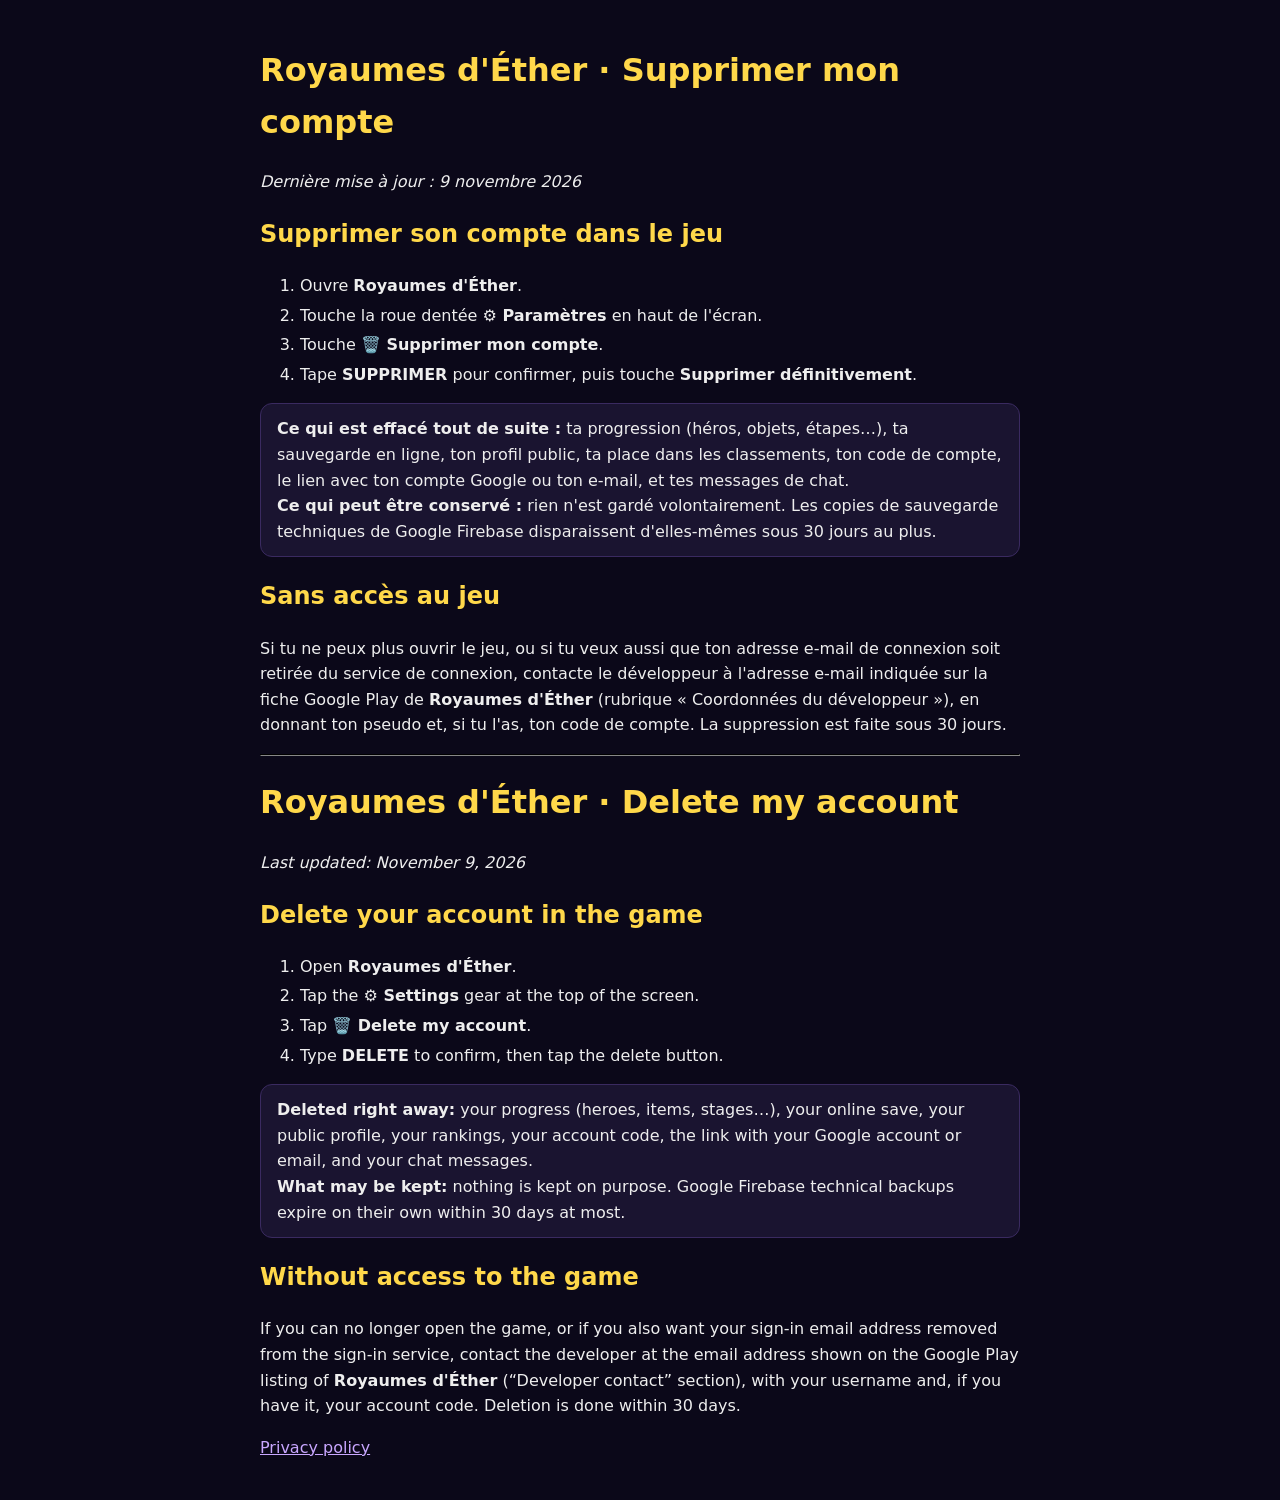
<file: legal/delete.html>
<!doctype html><html lang="fr"><head><meta charset="utf-8"><meta name="viewport" content="width=device-width,initial-scale=1"><title>Royaumes d'Éther · Supprimer mon compte</title>
<style>body{font:16px/1.6 system-ui,sans-serif;max-width:760px;margin:0 auto;padding:24px 16px;background:#0b0819;color:#eee}h1,h2{color:#ffd84a}a{color:#c9a7ff}hr{border-color:#333}ol li{margin:4px 0}.box{background:#1a1430;border:1px solid #3a2a60;border-radius:12px;padding:12px 16px}</style></head><body>
<h1>Royaumes d'Éther · Supprimer mon compte</h1>
<p><i>Dernière mise à jour : 9 novembre 2026</i></p>
<h2>Supprimer son compte dans le jeu</h2>
<ol>
<li>Ouvre <b>Royaumes d'Éther</b>.</li>
<li>Touche la roue dentée <b>⚙️ Paramètres</b> en haut de l'écran.</li>
<li>Touche <b>🗑️ Supprimer mon compte</b>.</li>
<li>Tape <b>SUPPRIMER</b> pour confirmer, puis touche <b>Supprimer définitivement</b>.</li>
</ol>
<div class="box"><b>Ce qui est effacé tout de suite :</b> ta progression (héros, objets, étapes…), ta sauvegarde en ligne, ton profil public, ta place dans les classements, ton code de compte, le lien avec ton compte Google ou ton e-mail, et tes messages de chat.<br>
<b>Ce qui peut être conservé :</b> rien n'est gardé volontairement. Les copies de sauvegarde techniques de Google Firebase disparaissent d'elles-mêmes sous 30 jours au plus.</div>
<h2>Sans accès au jeu</h2>
<p>Si tu ne peux plus ouvrir le jeu, ou si tu veux aussi que ton adresse e-mail de connexion soit retirée du service de connexion, contacte le développeur à l'adresse e-mail indiquée sur la fiche Google Play de <b>Royaumes d'Éther</b> (rubrique « Coordonnées du développeur »), en donnant ton pseudo et, si tu l'as, ton code de compte. La suppression est faite sous 30 jours.</p>
<hr>
<h1>Royaumes d'Éther · Delete my account</h1>
<p><i>Last updated: November 9, 2026</i></p>
<h2>Delete your account in the game</h2>
<ol>
<li>Open <b>Royaumes d'Éther</b>.</li>
<li>Tap the <b>⚙️ Settings</b> gear at the top of the screen.</li>
<li>Tap <b>🗑️ Delete my account</b>.</li>
<li>Type <b>DELETE</b> to confirm, then tap the delete button.</li>
</ol>
<div class="box"><b>Deleted right away:</b> your progress (heroes, items, stages…), your online save, your public profile, your rankings, your account code, the link with your Google account or email, and your chat messages.<br>
<b>What may be kept:</b> nothing is kept on purpose. Google Firebase technical backups expire on their own within 30 days at most.</div>
<h2>Without access to the game</h2>
<p>If you can no longer open the game, or if you also want your sign-in email address removed from the sign-in service, contact the developer at the email address shown on the Google Play listing of <b>Royaumes d'Éther</b> (“Developer contact” section), with your username and, if you have it, your account code. Deletion is done within 30 days.</p>
<p><a href="privacy.html">Privacy policy</a></p>
</body></html>
</file>
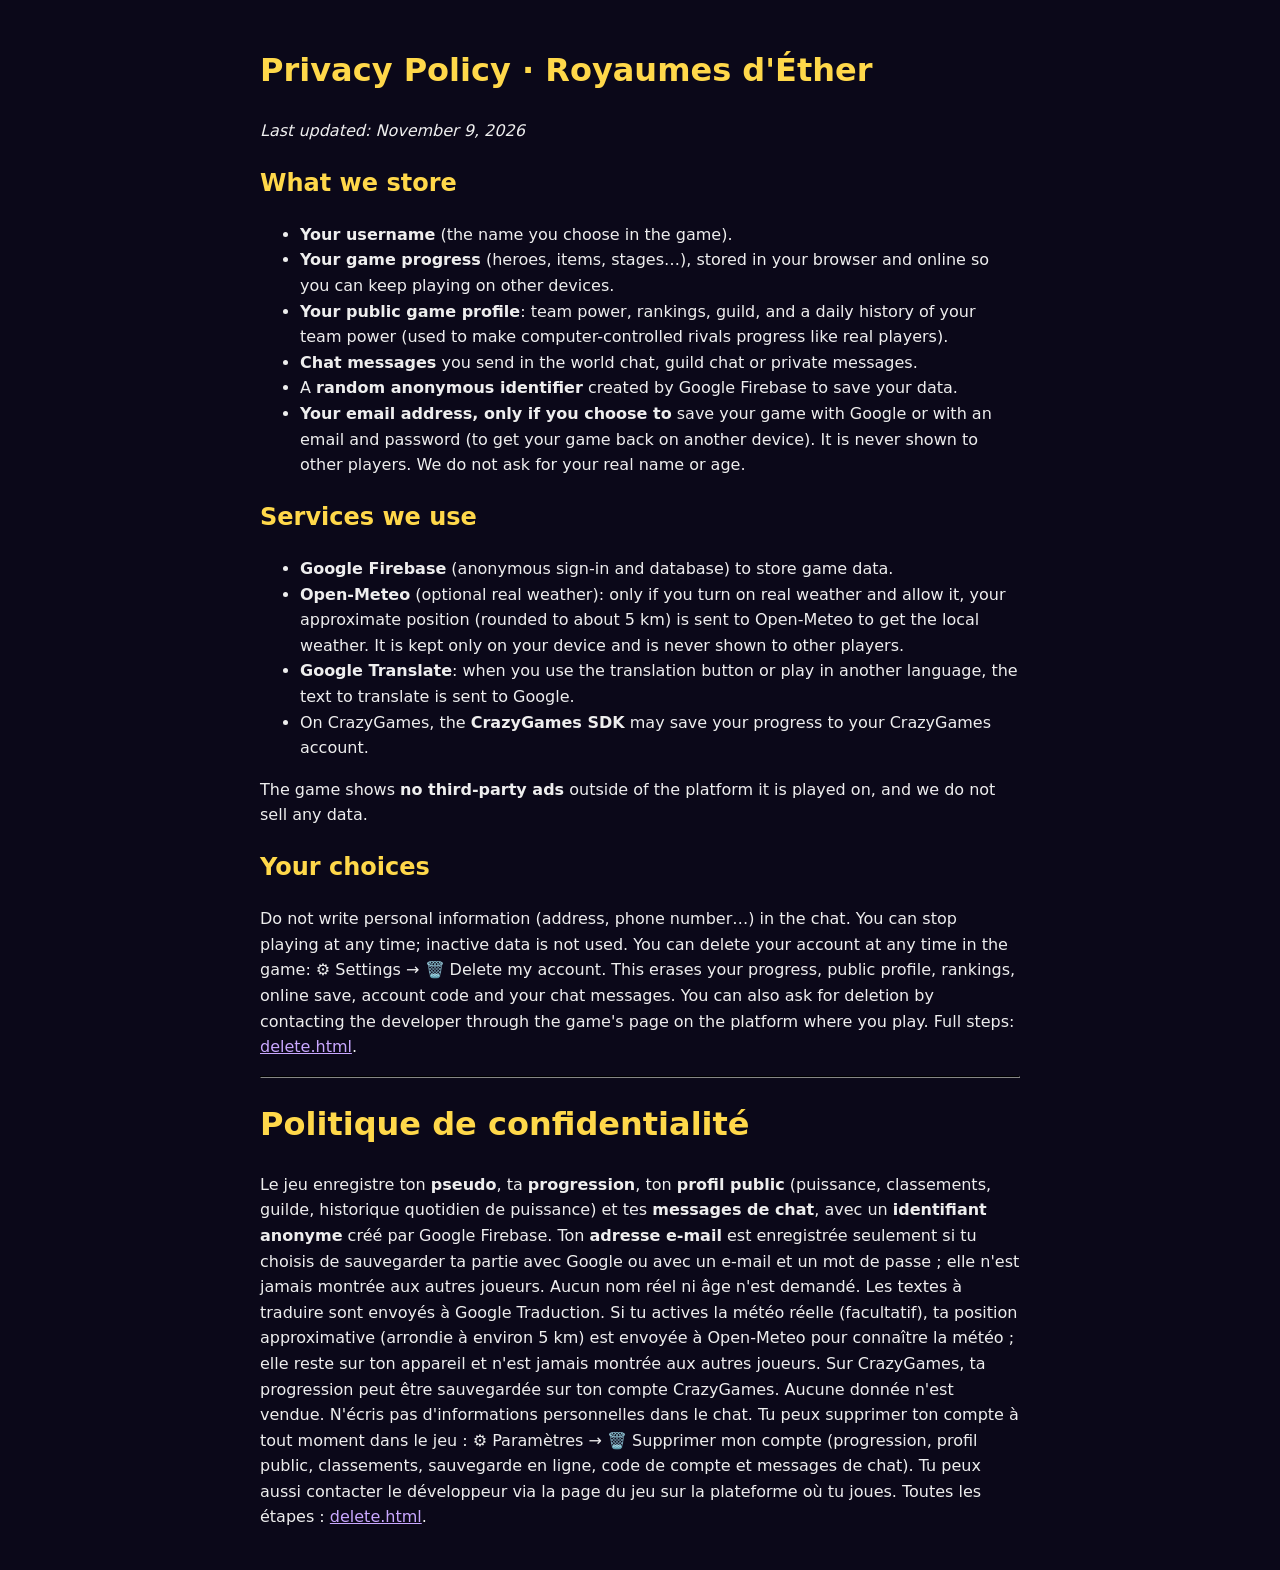
<file: legal/privacy.html>
<!doctype html><html lang="en"><head><meta charset="utf-8"><meta name="viewport" content="width=device-width,initial-scale=1"><title>Royaumes d'Éther · Privacy Policy</title>
<style>body{font:16px/1.6 system-ui,sans-serif;max-width:760px;margin:0 auto;padding:24px 16px;background:#0b0819;color:#eee}h1,h2{color:#ffd84a}a{color:#c9a7ff}hr{border-color:#333}</style></head><body>
<h1>Privacy Policy · Royaumes d'Éther</h1><p><i>Last updated: November 9, 2026</i></p>
<h2>What we store</h2><ul>
<li><b>Your username</b> (the name you choose in the game).</li>
<li><b>Your game progress</b> (heroes, items, stages…), stored in your browser and online so you can keep playing on other devices.</li>
<li><b>Your public game profile</b>: team power, rankings, guild, and a daily history of your team power (used to make computer-controlled rivals progress like real players).</li>
<li><b>Chat messages</b> you send in the world chat, guild chat or private messages.</li>
<li>A <b>random anonymous identifier</b> created by Google Firebase to save your data.</li>
<li><b>Your email address, only if you choose to</b> save your game with Google or with an email and password (to get your game back on another device). It is never shown to other players. We do not ask for your real name or age.</li></ul>
<h2>Services we use</h2><ul>
<li><b>Google Firebase</b> (anonymous sign-in and database) to store game data.</li>
<li><b>Open-Meteo</b> (optional real weather): only if you turn on real weather and allow it, your approximate position (rounded to about 5 km) is sent to Open-Meteo to get the local weather. It is kept only on your device and is never shown to other players.</li>
<li><b>Google Translate</b>: when you use the translation button or play in another language, the text to translate is sent to Google.</li>
<li>On CrazyGames, the <b>CrazyGames SDK</b> may save your progress to your CrazyGames account.</li></ul>
<p>The game shows <b>no third-party ads</b> outside of the platform it is played on, and we do not sell any data.</p>
<h2>Your choices</h2><p>Do not write personal information (address, phone number…) in the chat. You can stop playing at any time; inactive data is not used. You can delete your account at any time in the game: ⚙️ Settings → 🗑️ Delete my account. This erases your progress, public profile, rankings, online save, account code and your chat messages. You can also ask for deletion by contacting the developer through the game's page on the platform where you play. Full steps: <a href="delete.html">delete.html</a>.</p>
<hr>
<h1>Politique de confidentialité</h1>
<p>Le jeu enregistre ton <b>pseudo</b>, ta <b>progression</b>, ton <b>profil public</b> (puissance, classements, guilde, historique quotidien de puissance) et tes <b>messages de chat</b>, avec un <b>identifiant anonyme</b> créé par Google Firebase. Ton <b>adresse e-mail</b> est enregistrée seulement si tu choisis de sauvegarder ta partie avec Google ou avec un e-mail et un mot de passe ; elle n'est jamais montrée aux autres joueurs. Aucun nom réel ni âge n'est demandé. Les textes à traduire sont envoyés à Google Traduction. Si tu actives la météo réelle (facultatif), ta position approximative (arrondie à environ 5 km) est envoyée à Open-Meteo pour connaître la météo ; elle reste sur ton appareil et n'est jamais montrée aux autres joueurs. Sur CrazyGames, ta progression peut être sauvegardée sur ton compte CrazyGames. Aucune donnée n'est vendue. N'écris pas d'informations personnelles dans le chat. Tu peux supprimer ton compte à tout moment dans le jeu : ⚙️ Paramètres → 🗑️ Supprimer mon compte (progression, profil public, classements, sauvegarde en ligne, code de compte et messages de chat). Tu peux aussi contacter le développeur via la page du jeu sur la plateforme où tu joues. Toutes les étapes : <a href="delete.html">delete.html</a>.</p>
</body></html>
</file>
